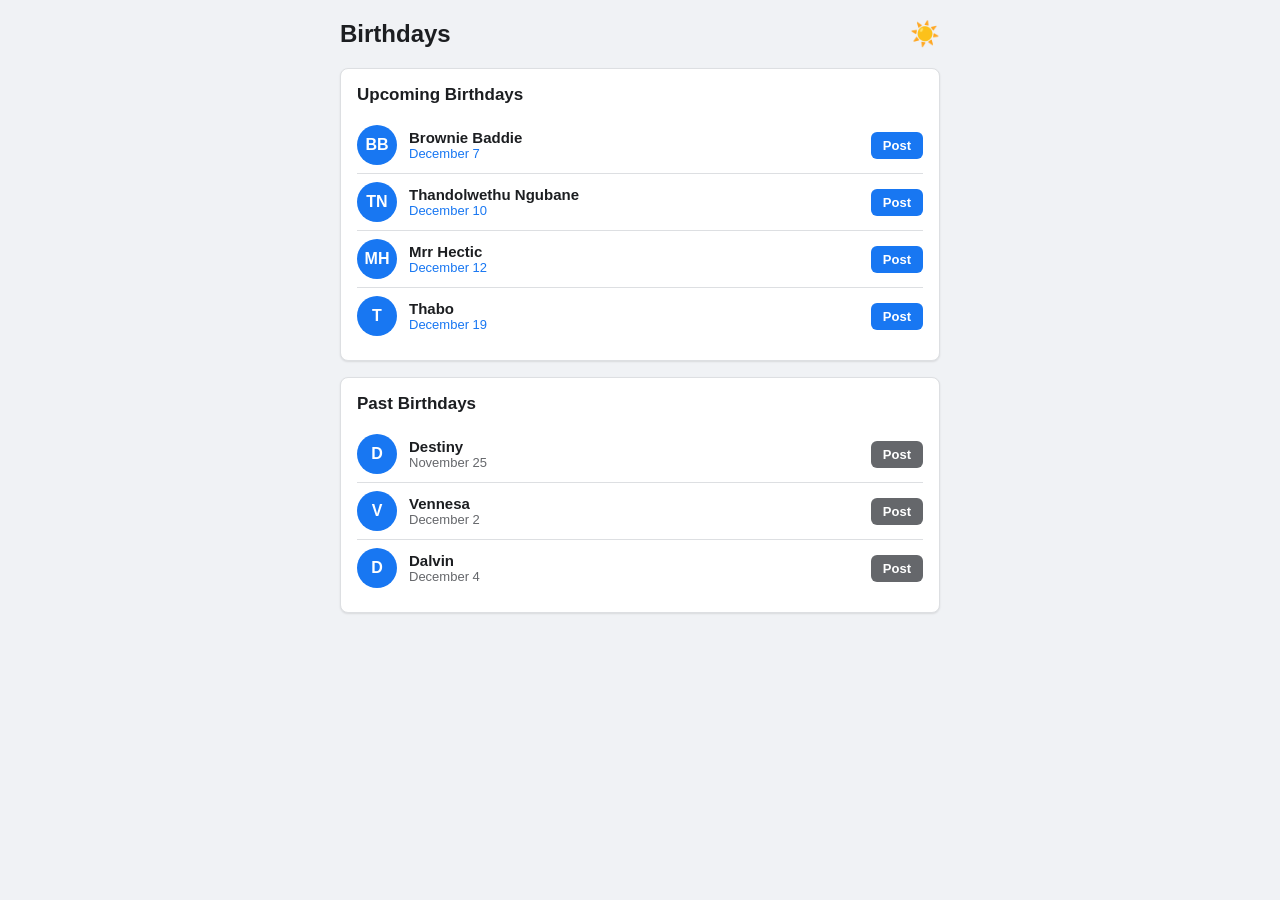
<file: birthday.html>
<!DOCTYPE html>
<html lang="en">
<head>
    <meta charset="UTF-8">
    <meta name="viewport" content="width=device-width, initial-scale=1.0">
    <title>Birthday Reminder</title>
    <link rel="stylesheet" href="birthday.css">
</head>
<body>
    <div class="container">
        <header>
            <h1>Birthdays</h1>
            <button class="theme-toggle" id="themeToggle">☀️</button>
        </header>

        <div class="birthday-card">
            <div class="section-title">Upcoming Birthdays</div>
            <div id="upcomingBirthdays">
                <!-- Upcoming birthdays will be populated by JavaScript -->
            </div>
        </div>

        <div class="birthday-card">
            <div class="section-title">Past Birthdays</div>
            <div id="pastBirthdays">
                <!-- Past birthdays will be populated by JavaScript -->
            </div>
        </div>
    </div>

    <script src="birthday.js"></script>
</body>
</html>
</file>
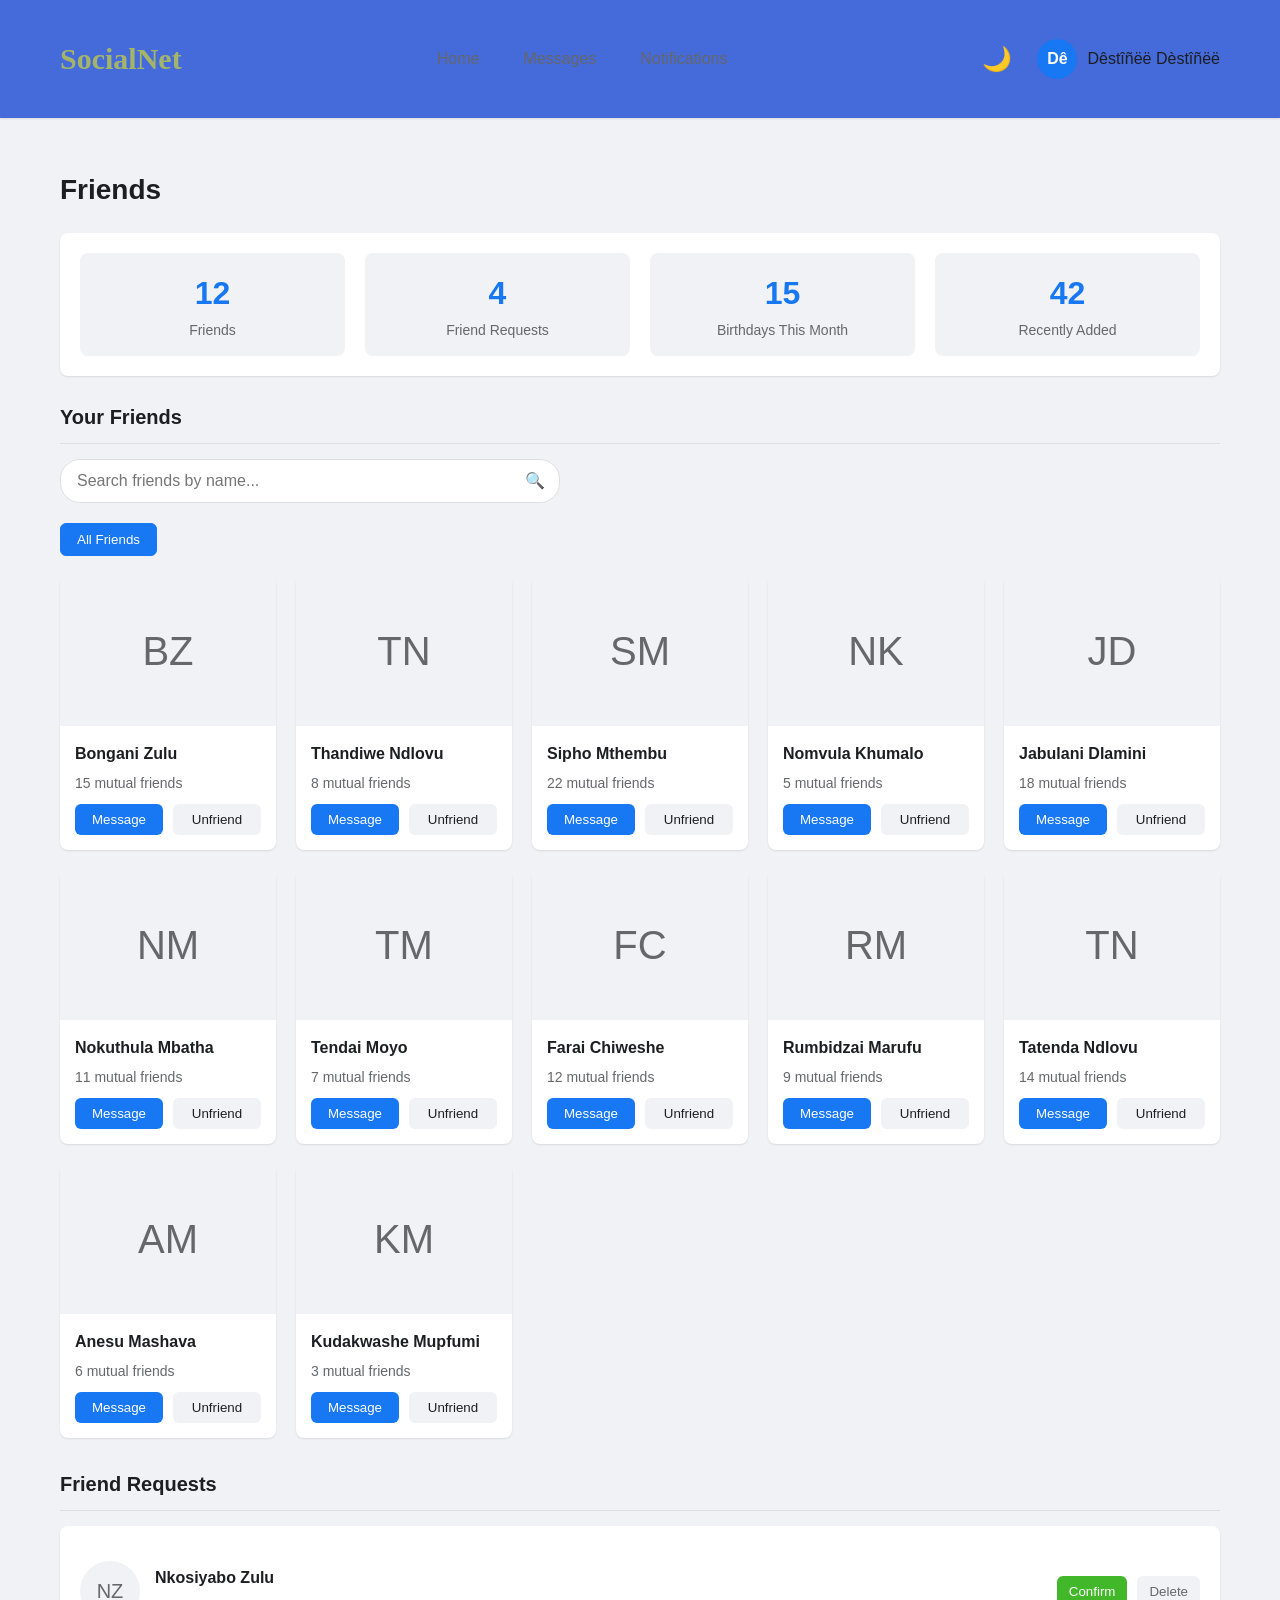
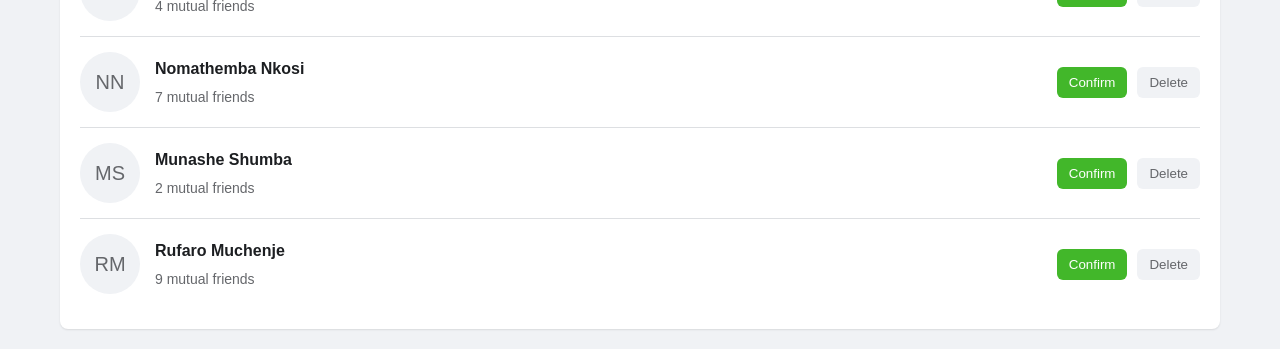
<file: friends.html>
<!DOCTYPE html>
<html lang="en">
<head>
    <meta charset="UTF-8">
    <meta name="viewport" content="width=device-width, initial-scale=1.0">
    <title>Friends | Social Network</title>
    <style>
        * {
            margin: 0;
            padding: 0;
            box-sizing: border-box;
            font-family: 'Segoe UI', Tahoma, Geneva, Verdana, sans-serif;
        }
        
        :root {
            --bg-color: #f0f2f5;
            --text-color: #1c1e21;
            --card-bg: #ffffff;
            --header-bg: #ffffff;
            --border-color: #dddfe2;
            --secondary-text: #65676b;
            --primary-color: #1877f2;
            --hover-color: #f0f2f5;
            --shadow: 0 1px 2px rgba(0, 0, 0, 0.1);
            --stat-bg: #f0f2f5;
        }
        
        .dark-mode {
            --bg-color: #18191a;
            --text-color: #e4e6eb;
            --card-bg: #242526;
            --header-bg: #242526;
            --border-color: #3e4042;
            --secondary-text: #b0b3b8;
            --primary-color: #2d88ff;
            --hover-color: #3a3b3c;
            --shadow: 0 1px 2px rgba(0, 0, 0, 0.3);
            --stat-bg: #3a3b3c;
        }
        
        body {
            background-color: var(--bg-color);
            color: var(--text-color);
            line-height: 1.6;
            transition: background-color 0.3s, color 0.3s;
        }
        
        .container {
            max-width: 1200px;
            margin: 0 auto;
            padding: 20px;
        }
        
        header {
            background-color: #456AD9;
            padding: 15px 0;
            box-shadow: var(--shadow);
            position: sticky;
            top: 0;
            z-index: 100;
            transition: background-color 0.3s;
        }
        
        .header-content {
            display: flex;
            justify-content: space-between;
            align-items: center;
        }
        
        .logo {
            font-size: 24px;
            font-weight: bold;
            color: var(--primary-color);
        }
        
        .nav-links {
            display: flex;
            gap: 20px;
        }
        
        .nav-links a {
            text-decoration: none;
            color: var(--secondary-text);
            font-weight: 500;
            padding: 8px 12px;
            border-radius: 6px;
            transition: background-color 0.2s, color 0.2s;
        }
        
        .nav-links a:hover, .nav-links a.active {
            background-color: var(--hover-color);
            color: var(--primary-color);
        }
        
        .user-profile {
            display: flex;
            align-items: center;
            gap: 10px;
        }
        
        .user-avatar {
            width: 40px;
            height: 40px;
            border-radius: 50%;
            background-color: var(--primary-color);
            color: white;
            display: flex;
            align-items: center;
            justify-content: center;
            font-weight: bold;
        }
        
        .dark-mode-toggle {
            background: none;
            border: none;
            font-size: 24px;
            cursor: pointer;
            margin-right: 15px;
            color: var(--secondary-text);
            transition: transform 0.3s;
        }
        
        .dark-mode-toggle:hover {
            transform: rotate(30deg);
        }
        
        .page-title {
            margin: 30px 0 20px;
            font-size: 28px;
            color: var(--text-color);
        }
        
        .friends-stats {
            background-color: var(--card-bg);
            border-radius: 8px;
            padding: 20px;
            margin-bottom: 20px;
            box-shadow: var(--shadow);
            transition: background-color 0.3s;
        }
        
        .stats-grid {
            display: grid;
            grid-template-columns: repeat(auto-fit, minmax(200px, 1fr));
            gap: 20px;
        }
        
        .stat-card {
            background-color: var(--stat-bg);
            padding: 15px;
            border-radius: 8px;
            text-align: center;
            transition: background-color 0.3s;
        }
        
        .stat-number {
            font-size: 32px;
            font-weight: bold;
            color: var(--primary-color);
        }
        
        .stat-label {
            color: var(--secondary-text);
            font-size: 14px;
        }
        
        .section-title {
            font-size: 20px;
            margin: 25px 0 15px;
            color: var(--text-color);
            padding-bottom: 10px;
            border-bottom: 1px solid var(--border-color);
            transition: color 0.3s, border-color 0.3s;
        }
        
        .friends-grid {
            display: grid;
            grid-template-columns: repeat(auto-fill, minmax(200px, 1fr));
            gap: 20px;
            margin-bottom: 30px;
        }
        
        .friend-card {
            background-color: var(--card-bg);
            border-radius: 8px;
            overflow: hidden;
            box-shadow: var(--shadow);
            transition: transform 0.2s, box-shadow 0.2s, background-color 0.3s;
        }
        
        .friend-card:hover {
            transform: translateY(-5px);
            box-shadow: 0 4px 8px rgba(0, 0, 0, 0.15);
        }
        
        .friend-avatar {
            width: 100%;
            height: 150px;
            background-color: var(--hover-color);
            display: flex;
            align-items: center;
            justify-content: center;
            color: var(--secondary-text);
            font-size: 40px;
            transition: background-color 0.3s;
        }
        
        .friend-info {
            padding: 15px;
        }
        
        .friend-name {
            font-weight: 600;
            margin-bottom: 5px;
        }
        
        .friend-mutual {
            color: var(--secondary-text);
            font-size: 14px;
            margin-bottom: 10px;
        }
        
        .friend-actions {
            display: flex;
            gap: 10px;
        }
        
        .btn {
            padding: 8px 12px;
            border: none;
            border-radius: 6px;
            cursor: pointer;
            font-weight: 500;
            transition: background-color 0.2s;
            flex: 1;
            text-align: center;
        }
        
        .btn-primary {
            background-color: var(--primary-color);
            color: white;
        }
        
        .btn-primary:hover {
            background-color: #166fe5;
        }
        
        .btn-secondary {
            background-color: var(--hover-color);
            color: var(--text-color);
        }
        
        .btn-secondary:hover {
            background-color: #d8dadf;
        }
        
        .dark-mode .btn-secondary:hover {
            background-color: #4e4f50;
        }
        
        .requests-list {
            background-color: var(--card-bg);
            border-radius: 8px;
            padding: 20px;
            box-shadow: var(--shadow);
            transition: background-color 0.3s;
        }
        
        .request-item {
            display: flex;
            align-items: center;
            padding: 15px 0;
            border-bottom: 1px solid var(--border-color);
            transition: border-color 0.3s;
        }
        
        .request-item:last-child {
            border-bottom: none;
        }
        
        .request-avatar {
            width: 60px;
            height: 60px;
            border-radius: 50%;
            background-color: var(--hover-color);
            display: flex;
            align-items: center;
            justify-content: center;
            color: var(--secondary-text);
            font-size: 20px;
            margin-right: 15px;
            transition: background-color 0.3s;
        }
        
        .request-info {
            flex: 1;
        }
        
        .request-name {
            font-weight: 600;
            margin-bottom: 5px;
        }
        
        .request-mutual {
            color: var(--secondary-text);
            font-size: 14px;
        }
        
        .request-actions {
            display: flex;
            gap: 10px;
        }
        
        .btn-success {
            background-color: #42b72a;
            color: white;
        }
        
        .btn-success:hover {
            background-color: #36a420;
        }
        
        .btn-danger {
            background-color: var(--hover-color);
            color: var(--secondary-text);
        }
        
        .btn-danger:hover {
            background-color: #d8dadf;
        }
        
        .dark-mode .btn-danger:hover {
            background-color: #4e4f50;
        }
        
        .controls {
            display: flex;
            gap: 10px;
            margin-bottom: 20px;
            flex-wrap: wrap;
        }
        
        .filter-btn {
            background-color: var(--card-bg);
            border: 1px solid var(--border-color);
            padding: 8px 16px;
            border-radius: 6px;
            cursor: pointer;
            transition: background-color 0.2s, color 0.2s;
            color: var(--text-color);
        }
        
        .filter-btn.active {
            background-color: var(--primary-color);
            color: white;
            border-color: var(--primary-color);
        }
        
        /* Search Bar Styles */
        .search-container {
            position: relative;
            margin-bottom: 20px;
            max-width: 500px;
        }
        
        .search-bar {
            width: 100%;
            padding: 12px 45px 12px 16px;
            border-radius: 20px;
            border: 1px solid var(--border-color);
            background-color: var(--card-bg);
            color: var(--text-color);
            font-size: 16px;
            transition: all 0.3s;
        }
        
        .search-bar:focus {
            outline: none;
            border-color: var(--primary-color);
            box-shadow: 0 0 0 2px rgba(24, 119, 242, 0.2);
        }
        
        .search-icon {
            position: absolute;
            right: 15px;
            top: 50%;
            transform: translateY(-50%);
            color: var(--secondary-text);
            pointer-events: none;
        }
        
        .search-results-info {
            margin-top: 10px;
            color: var(--secondary-text);
            font-size: 14px;
        }
        
        .no-results {
            text-align: center;
            padding: 40px;
            color: var(--secondary-text);
        }
        
        @media (max-width: 768px) {
            .friends-grid {
                grid-template-columns: repeat(auto-fill, minmax(150px, 1fr));
            }
            
            .header-content {
                flex-direction: column;
                gap: 15px;
            }
            
            .nav-links {
                width: 100%;
                justify-content: center;
            }
            
            .controls {
                flex-wrap: wrap;
            }
        }
    </style>
</head>
<body>
    <header>
        <div class="container">
            <div class="header-content">
                <div class="logo" style="font-family:'Segoe Script', cursive; font-size:30px; color:#A4B569;">SocialNet</div> 
                <div class="nav-links">
                    <a href="dashboard.php">Home</a>
                    <a href="message.php">Messages</a>
                    <a href="Notification.php">Notifications</a>
                </div>
                <div class="user-profile">
                    <button class="dark-mode-toggle" id="darkModeToggle">🌙</button>
                    <div class="user-avatar">Dê</div>
                    <span>Dêstîñëë Dèstîñëë</span>
                </div>
            </div>
        </div>
    </header>
    
    <div class="container">
        <h1 class="page-title">Friends</h1>
        
        <div class="friends-stats">
            <div class="stats-grid">
                <div class="stat-card">
                    <div class="stat-number" id="total-friends">0</div>
                    <div class="stat-label">Friends</div>
                </div>
                <div class="stat-card">
                    <div class="stat-number" id="pending-requests">0</div>
                    <div class="stat-label">Friend Requests</div>
                </div>
                <div class="stat-card">
                    <div class="stat-number">15</div>
                    <div class="stat-label">Birthdays This Month</div>
                </div>
                <div class="stat-card">
                    <div class="stat-number">42</div>
                    <div class="stat-label">Recently Added</div>
                </div>
            </div>
        </div>
        
        <h2 class="section-title">Your Friends</h2>
        
        <!-- Search Bar -->
        <div class="search-container">
            <input type="text" class="search-bar" id="friendSearch" placeholder="Search friends by name...">
            <div class="search-icon">🔍</div>
            <div class="search-results-info" id="searchResultsInfo"></div>
        </div>
        
        <div class="controls">
            <button class="filter-btn active" data-filter="all">All Friends</button>
        </div>
        
        <div class="friends-grid" id="friends-container">
            <!-- Friends will be dynamically added here -->
        </div>
        
        <h2 class="section-title">Friend Requests</h2>
        
        <div class="requests-list" id="requests-container">
            <!-- Friend requests will be dynamically added here -->
        </div>
    </div>

    <script>
        const friendsData = [
            { id: 1, name: "Bongani Zulu", mutual: 15, initials: "BZ" },
            { id: 2, name: "Thandiwe Ndlovu", mutual: 8, initials: "TN" },
            { id: 3, name: "Sipho Mthembu", mutual: 22, initials: "SM" },
            { id: 4, name: "Nomvula Khumalo", mutual: 5, initials: "NK" },
            { id: 5, name: "Jabulani Dlamini", mutual: 18, initials: "JD" },
            { id: 6, name: "Nokuthula Mbatha", mutual: 11, initials: "NM" },
            { id: 7, name: "Tendai Moyo", mutual: 7, initials: "TM" },
            { id: 8, name: "Farai Chiweshe", mutual: 12, initials: "FC" },
            { id: 9, name: "Rumbidzai Marufu", mutual: 9, initials: "RM" },
            { id: 10, name: "Tatenda Ndlovu", mutual: 14, initials: "TN" },
            { id: 11, name: "Anesu Mashava", mutual: 6, initials: "AM" },
            { id: 12, name: "Kudakwashe Mupfumi", mutual: 3, initials: "KM" }
        ];

        const requestsData = [
            { id: 101, name: "Nkosiyabo Zulu", mutual: 4, initials: "NZ", origin: "work" },
            { id: 102, name: "Nomathemba Nkosi", mutual: 7, initials: "NN", origin: "school" },
            { id: 103, name: "Munashe Shumba", mutual: 2, initials: "MS", origin: "mutual" },
            { id: 104, name: "Rufaro Muchenje", mutual: 9, initials: "RM", origin: "work" }
        ];

        // DOM elements
        const friendsContainer = document.getElementById('friends-container');
        const requestsContainer = document.getElementById('requests-container');
        const totalFriendsElement = document.getElementById('total-friends');
        const pendingRequestsElement = document.getElementById('pending-requests');
        const filterButtons = document.querySelectorAll('.filter-btn');
        const darkModeToggle = document.getElementById('darkModeToggle');
        const friendSearch = document.getElementById('friendSearch');
        const searchResultsInfo = document.getElementById('searchResultsInfo');

        // Current filter state
        let currentFilter = 'all';
        let currentSearchTerm = '';

        // Initialize the page
        document.addEventListener('DOMContentLoaded', function() {
            updateStats();
            renderFriends('all');
            renderFriendRequests();
            setupDarkMode();
            setupSearch();
            setupFilters();
        });

        // Update statistics
        function updateStats() {
            totalFriendsElement.textContent = friendsData.length;
            pendingRequestsElement.textContent = requestsData.length;
        }

        // Setup search functionality
        function setupSearch() {
            friendSearch.addEventListener('input', function() {
                currentSearchTerm = this.value.toLowerCase().trim();
                applyFiltersAndSearch();
            });
        }

        // Setup filter buttons
        function setupFilters() {
            filterButtons.forEach(button => {
                button.addEventListener('click', function() {
                    // Remove active class from all buttons
                    filterButtons.forEach(btn => btn.classList.remove('active'));
                    
                    // Add active class to clicked button
                    this.classList.add('active');
                    
                    // Update current filter
                    currentFilter = this.getAttribute('data-filter');
                    
                    // Apply filters and search
                    applyFiltersAndSearch();
                });
            });
        }

        // Apply both filter and search
        function applyFiltersAndSearch() {
            let filteredFriends = friendsData;
            
            // Apply origin filter
            if (currentFilter !== 'all') {
                filteredFriends = filteredFriends.filter(friend => friend.origin === currentFilter);
            }
            
            // Apply search filter
            if (currentSearchTerm) {
                filteredFriends = filteredFriends.filter(friend => 
                    friend.name.toLowerCase().includes(currentSearchTerm)
                );
            }
            
            // Update search results info
            updateSearchResultsInfo(filteredFriends.length);
            
            // Render the filtered friends
            renderFilteredFriends(filteredFriends);
        }

        // Update search results information
        function updateSearchResultsInfo(resultCount) {
            if (currentSearchTerm) {
                if (resultCount === 0) {
                    searchResultsInfo.textContent = `No friends found for "${currentSearchTerm}"`;
                } else {
                    searchResultsInfo.textContent = `Found ${resultCount} friend${resultCount !== 1 ? 's' : ''} for "${currentSearchTerm}"`;
                }
            } else {
                searchResultsInfo.textContent = '';
            }
        }

        // Render filtered friends
        function renderFilteredFriends(filteredFriends) {
            friendsContainer.innerHTML = '';
            
            if (filteredFriends.length === 0) {
                friendsContainer.innerHTML = `
                    <div class="no-results">
                        <p>No friends found with the selected criteria.</p>
                        <p>Try adjusting your search or filter.</p>
                    </div>
                `;
                return;
            }
            
            filteredFriends.forEach(friend => {
                const friendCard = document.createElement('div');
                friendCard.className = 'friend-card';
                friendCard.innerHTML = `
                    <div class="friend-avatar">${friend.initials}</div>
                    <div class="friend-info">
                        <div class="friend-name">${friend.name}</div>
                        <div class="friend-mutual">${friend.mutual} mutual friends</div>
                        <div class="friend-actions">
                            <button class="btn btn-primary">Message</button>
                            <button class="btn btn-secondary" onclick="removeFriend(${friend.id})">Unfriend</button>
                        </div>
                    </div>
                `;
                friendsContainer.appendChild(friendCard);
            });
        }

        // Render friends based on filter (legacy function)
        function renderFriends(filter) {
            currentFilter = filter;
            applyFiltersAndSearch();
        }

        // Render friend requests
        function renderFriendRequests() {
            requestsContainer.innerHTML = '';
            
            if (requestsData.length === 0) {
                requestsContainer.innerHTML = '<p>No pending friend requests.</p>';
                return;
            }
            
            requestsData.forEach(request => {
                const requestItem = document.createElement('div');
                requestItem.className = 'request-item';
                requestItem.innerHTML = `
                    <div class="request-avatar">${request.initials}</div>
                    <div class="request-info">
                        <div class="request-name">${request.name}</div>
                        <div class="request-mutual">${request.mutual} mutual friends</div>
                    </div>
                    <div class="request-actions">
                        <button class="btn btn-success" onclick="acceptRequest(${request.id})">Confirm</button>
                        <button class="btn btn-danger" onclick="declineRequest(${request.id})">Delete</button>
                    </div>
                `;
                requestsContainer.appendChild(requestItem);
            });
        }

        // Setup dark mode
        function setupDarkMode() {
            // Check for saved theme preference or default to light
            const savedTheme = localStorage.getItem('theme') || 'light';
            if (savedTheme === 'dark') {
                document.body.classList.add('dark-mode');
                darkModeToggle.textContent = '☀️';
            } else {
                document.body.classList.remove('dark-mode');
                darkModeToggle.textContent = '🌙';
            }
            
            // Toggle dark mode
            darkModeToggle.addEventListener('click', function() {
                document.body.classList.toggle('dark-mode');
                if (document.body.classList.contains('dark-mode')) {
                    localStorage.setItem('theme', 'dark');
                    darkModeToggle.textContent = '☀️';
                } else {
                    localStorage.setItem('theme', 'light');
                    darkModeToggle.textContent = '🌙';
                }
            });
        }

        // Friend management functions
        function removeFriend(friendId) {
            if (confirm('Are you sure you want to remove this friend?')) {
                const index = friendsData.findIndex(friend => friend.id === friendId);
                if (index !== -1) {
                    friendsData.splice(index, 1);
                    updateStats();
                    applyFiltersAndSearch();
                }
            }
        }

        function acceptRequest(requestId) {
            const index = requestsData.findIndex(request => request.id === requestId);
            if (index !== -1) {
                const newFriend = requestsData[index];
                friendsData.push(newFriend);
                requestsData.splice(index, 1);
                updateStats();
                renderFriendRequests();
                applyFiltersAndSearch();
                alert(`You are now friends with ${newFriend.name}!`);
            }
        }

        function declineRequest(requestId) {
            const index = requestsData.findIndex(request => request.id === requestId);
            if (index !== -1) {
                const declinedRequest = requestsData[index];
                requestsData.splice(index, 1);
                updateStats();
                renderFriendRequests();
                alert(`Friend request from ${declinedRequest.name} has been declined.`);
            }
        }
    </script>
</body>
</html>
</file>
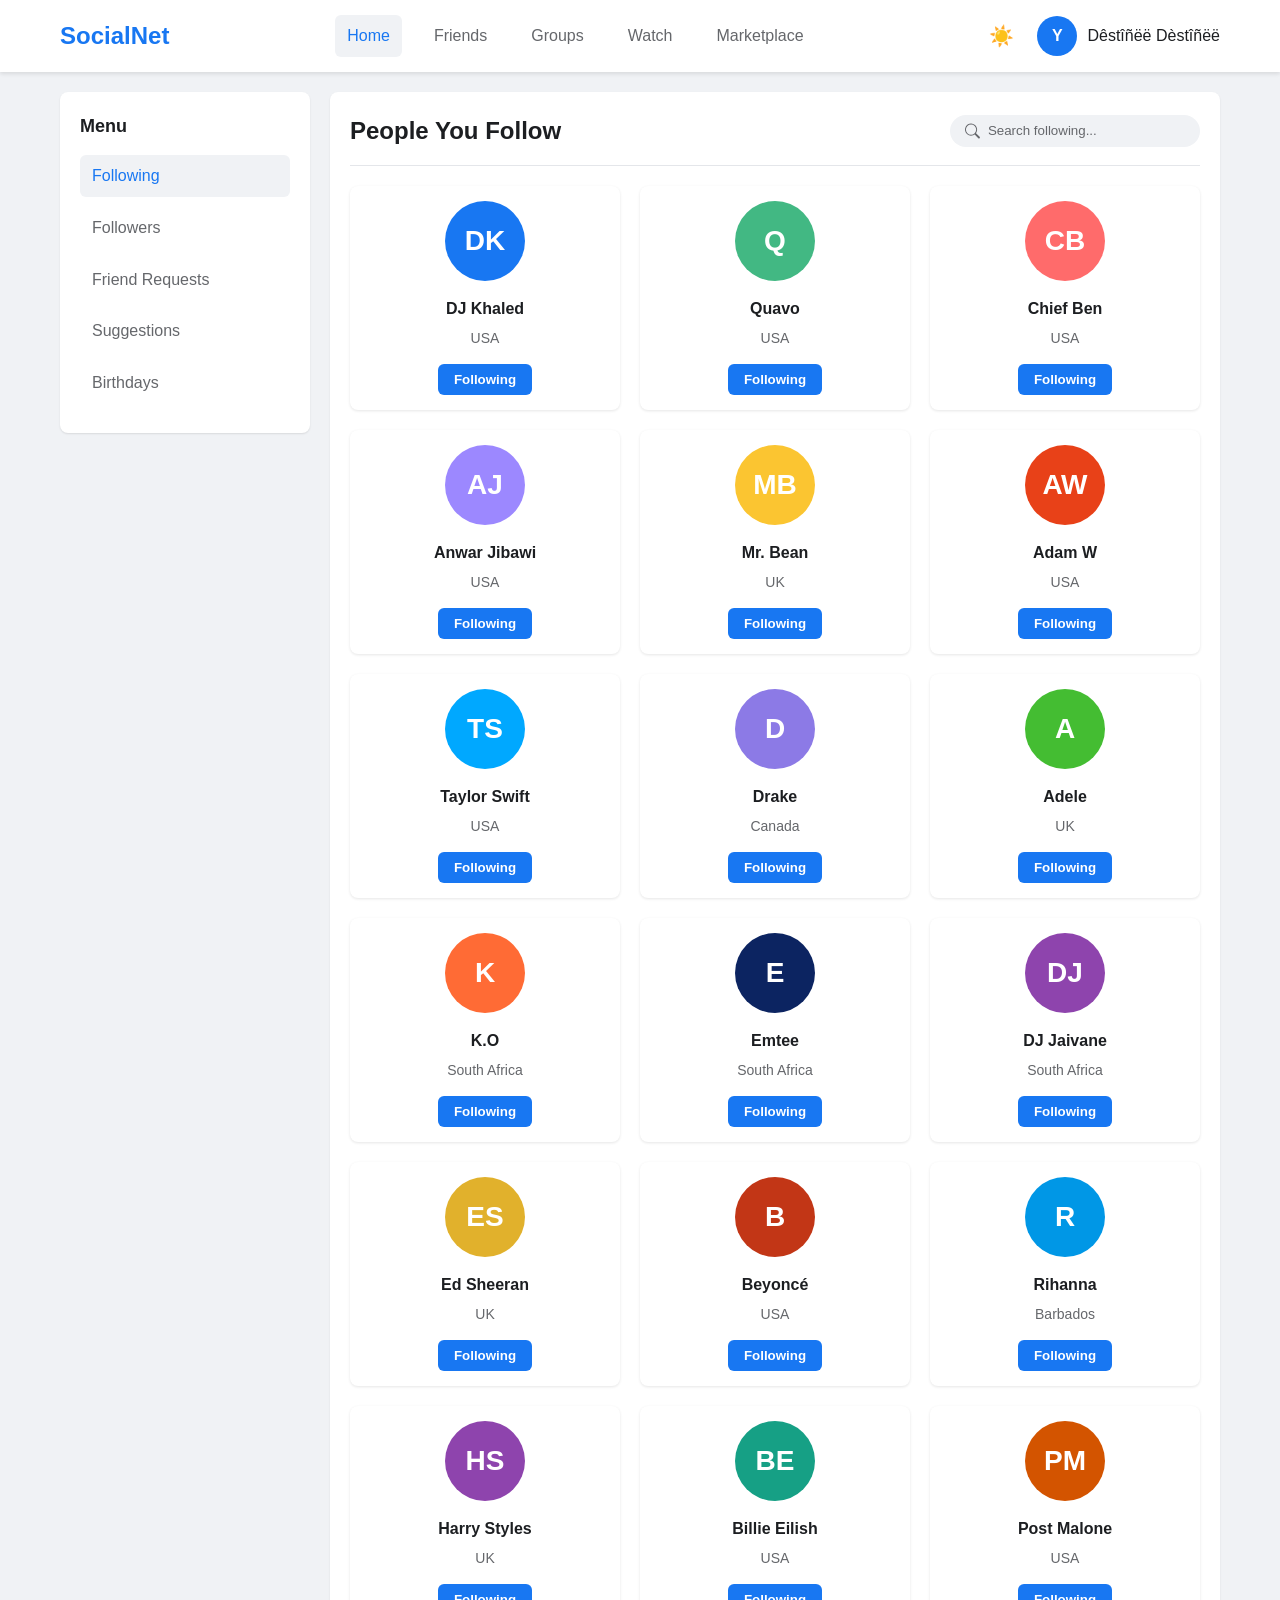
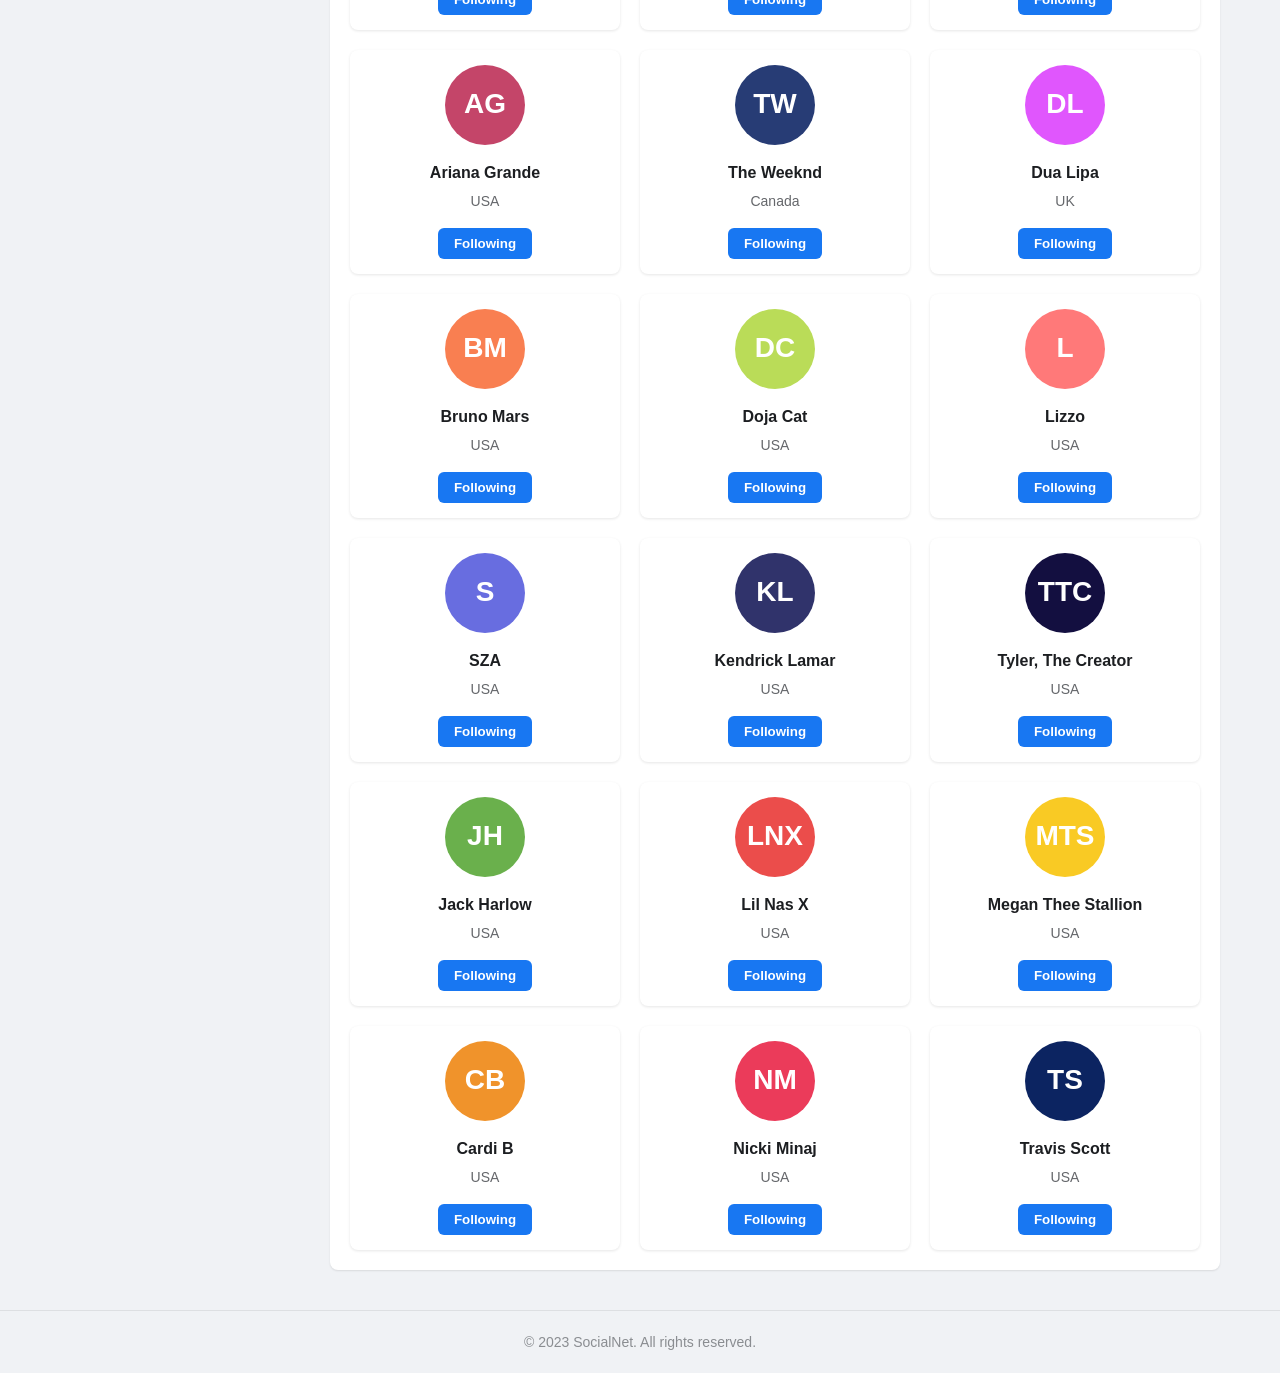
<file: pages.html>
<!DOCTYPE html>
<html lang="en">
<head>
    <meta charset="UTF-8">
    <meta name="viewport" content="width=device-width, initial-scale=1.0">
    <title>Following - SocialNet</title>
    <link rel="stylesheet" href="pages.css">
</head>
<body>
    <header>
        <div class="container">
            <div class="header-content">
                <a href="#" class="logo">SocialNet</a>
                <div class="nav-links">
                    <a href="#" class="active">Home</a>
                    <a href="#">Friends</a>
                    <a href="#">Groups</a>
                    <a href="#">Watch</a>
                    <a href="#">Marketplace</a>
                </div>
                <div class="header-right">
                    <button class="theme-toggle" id="themeToggle">☀️</button>
                    <div class="user-profile">
                        <div class="user-avatar">Y</div>
                        <span>Dêstîñëë Dèstîñëë</span>
                    </div>
                </div>
            </div>
        </div>
    </header>
    
    <div class="container">
        <div class="main-content">
            <div class="sidebar">
                <h3>Menu</h3>
                <ul class="sidebar-menu">
                    <li><a href="#" class="active">Following</a></li>
                    <li><a href="#">Followers</a></li>
                    <li><a href="#">Friend Requests</a></li>
                    <li><a href="#">Suggestions</a></li>
                    <li><a href="#">Birthdays</a></li>
                </ul>
            </div>
            
            <div class="content">
                <div class="content-header">
                    <h1>People You Follow</h1>
                    <div class="search-box">
                        <svg width="16" height="16" viewBox="0 0 16 16" fill="var(--secondary-text)">
                            <path d="M11.742 10.344a6.5 6.5 0 1 0-1.397 1.398h-.001c.03.04.062.078.098.115l3.85 3.85a1 1 0 0 0 1.415-1.414l-3.85-3.85a1.007 1.007 0 0 0-.115-.1zM12 6.5a5.5 5.5 0 1 1-11 0 5.5 5.5 0 0 1 11 0z"/>
                        </svg>
                        <input type="text" id="searchInput" placeholder="Search following...">
                    </div>
                </div>
                
                <div class="following-list" id="followingList">
                    <!-- Following cards will be generated here -->
                </div>
            </div>
        </div>
    </div>
    
    <!-- Profile Modal -->
    <div class="profile-modal" id="profileModal">
        <div class="profile-content">
            <button class="close-btn" id="closeModal">&times;</button>
            <div class="profile-header">
                <div class="profile-avatar" id="profileAvatar"></div>
                <div class="profile-info">
                    <div class="profile-name" id="profileName"></div>
                    <div class="profile-location" id="profileLocation"></div>
                    <div class="profile-stats">
                        <div class="stat">
                            <div class="stat-value" id="postsCount">0</div>
                            <div class="stat-label">Posts</div>
                        </div>
                        <div class="stat">
                            <div class="stat-value" id="followersCount">0</div>
                            <div class="stat-label">Followers</div>
                        </div>
                        <div class="stat">
                            <div class="stat-value" id="followingCount">0</div>
                            <div class="stat-label">Following</div>
                        </div>
                    </div>
                    <button class="btn btn-following" id="followButton">Following</button>
                </div>
            </div>
            <div class="profile-posts">
                <h2>Latest Posts</h2>
                <div class="posts-grid" id="postsGrid">
                    <!-- Posts will be generated here -->
                </div>
            </div>
        </div>
    </div>
    
    <footer>
        <div class="container">
            <p>© 2023 SocialNet. All rights reserved.</p>
        </div>
    </footer>

    <script src="pages.js"></script>
</body>
</html>
</file>
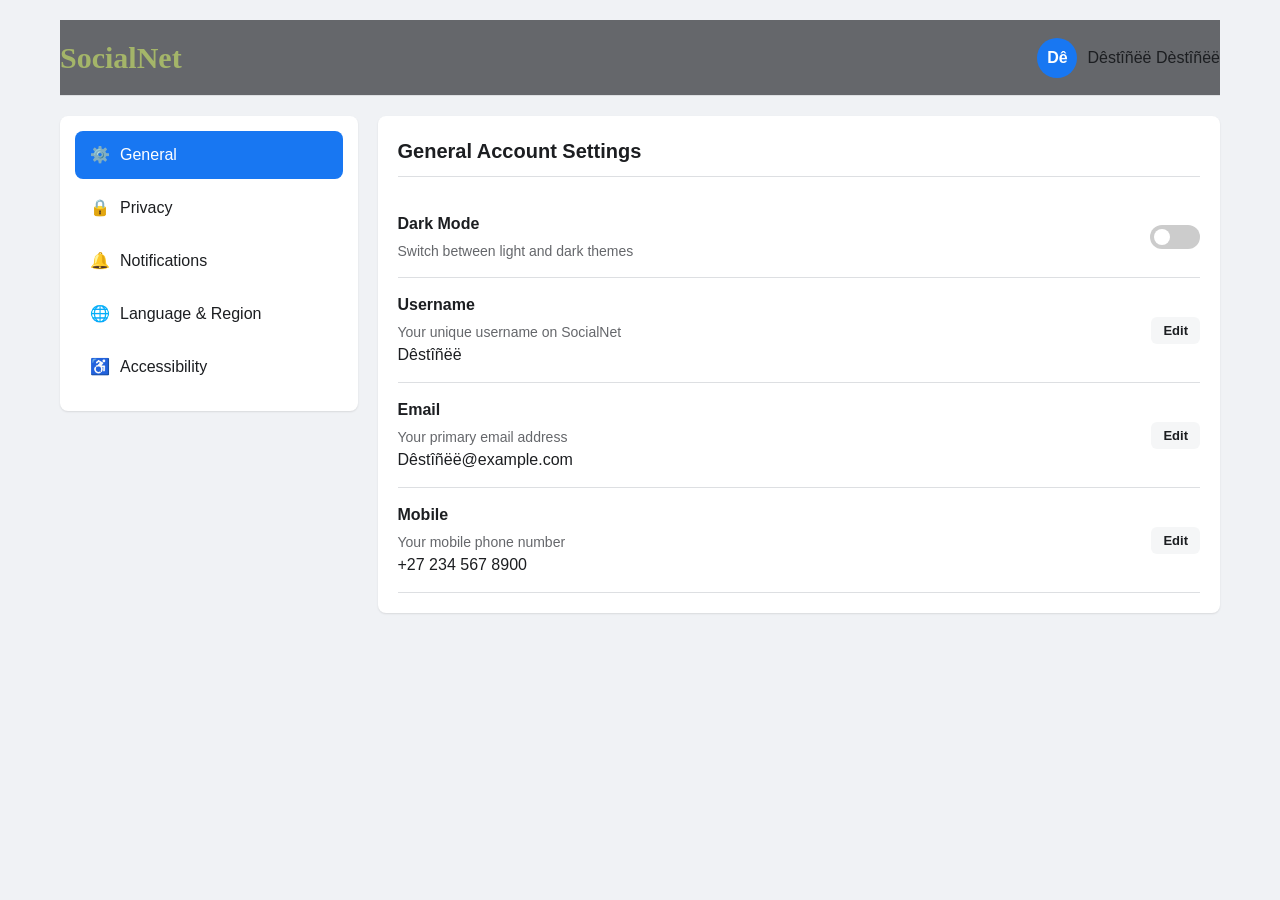
<file: settings.html>
<!DOCTYPE html>
<html lang="en">
<head>
    <meta charset="UTF-8">
    <meta name="viewport" content="width=device-width, initial-scale=1.0">
    <title>SocialNet Settings</title>
<link rel="stylesheet" href="settings.css">

</head>
<body>
    <div class="container">
        <header>
            <div class="logo" style="font-family:'Segoe Script', cursive; font-size:30px; color:#A4B569;">SocialNet</div>
            <div class="user-info">
                <div class="user-avatar"> Dê</div>
                <span> Dêstîñëë Dèstîñëë</span>
            </div>
        </header>

        <div class="settings-container">
            <div class="sidebar">
                <div class="sidebar-item active" data-section="general">
                    <span>⚙️</span> General
                </div>
                <div class="sidebar-item" data-section="privacy">
                    <span>🔒</span> Privacy
                </div>
                <div class="sidebar-item" data-section="notifications">
                    <span>🔔</span> Notifications
                </div>
                <div class="sidebar-item" data-section="language">
                    <span>🌐</span> Language & Region
                </div>
                <div class="sidebar-item" data-section="accessibility">
                    <span>♿</span> Accessibility
                </div>
            </div>

            <div class="main-content">
                <!-- General Settings -->
                <div class="settings-section active" id="general">
                    <h2 class="section-title">General Account Settings</h2>
                    
                    <div class="setting-item">
                        <div class="setting-info">
                            <div class="setting-title">Dark Mode</div>
                            <div class="setting-description">Switch between light and dark themes</div>
                        </div>
                        <label class="toggle-switch">
                            <input type="checkbox" id="darkModeToggle">
                            <span class="slider"></span>
                        </label>
                    </div>
                    
                    <div class="setting-item">
                        <div class="setting-info">
                            <div class="setting-title">Username</div>
                            <div class="setting-description">Your unique username on SocialNet</div>
                            <div class="editable-field">
                                <span class="field-value" id="username-value"> Dêstîñëë</span>
                                <input type="text" class="field-input" id="username-input" value="john.doe.123" style="display: none;">
                            </div>
                        </div>
                        <div class="action-buttons">
                            <button class="btn btn-secondary btn-sm" id="username-edit-btn">Edit</button>
                            <button class="btn btn-success btn-sm" id="username-save-btn" style="display: none;">Save</button>
                            <button class="btn btn-danger btn-sm" id="username-cancel-btn" style="display: none;">Cancel</button>
                        </div>
                    </div>
                    
                    <div class="setting-item">
                        <div class="setting-info">
                            <div class="setting-title">Email</div>
                            <div class="setting-description">Your primary email address</div>
                            <div class="editable-field">
                                <span class="field-value" id="email-value"> Dêstîñëë@example.com</span>
                                <input type="email" class="field-input" id="email-input" value=" Dêstîñëë@example.com" style="display: none;">
                            </div>
                        </div>
                        <div class="action-buttons">
                            <button class="btn btn-secondary btn-sm" id="email-edit-btn">Edit</button>
                            <button class="btn btn-success btn-sm" id="email-save-btn" style="display: none;">Save</button>
                            <button class="btn btn-danger btn-sm" id="email-cancel-btn" style="display: none;">Cancel</button>
                        </div>
                    </div>
                    
                    <div class="setting-item">
                        <div class="setting-info">
                            <div class="setting-title">Mobile</div>
                            <div class="setting-description">Your mobile phone number</div>
                            <div class="editable-field">
                                <span class="field-value" id="mobile-value">+27 234 567 8900</span>
                                <input type="tel" class="field-input" id="mobile-input" value="+1 234 567 8900" style="display: none;">
                            </div>
                        </div>
                        <div class="action-buttons">
                            <button class="btn btn-secondary btn-sm" id="mobile-edit-btn">Edit</button>
                            <button class="btn btn-success btn-sm" id="mobile-save-btn" style="display: none;">Save</button>
                            <button class="btn btn-danger btn-sm" id="mobile-cancel-btn" style="display: none;">Cancel</button>
                        </div>
                    </div>
                </div>

                <!-- Privacy Settings -->
                <div class="settings-section" id="privacy">
                    <h2 class="section-title">Privacy Settings</h2>
                    
                    <div class="setting-item">
                        <div class="setting-info">
                            <div class="setting-title">Who can see your future posts?</div>
                            <div class="setting-description">Control who can see what you share</div>
                        </div>
                        <select id="post-visibility">
                            <option>Friends</option>
                            <option>Public</option>
                            <option>Only Me</option>
                        </select>
                    </div>
                    
                    <div class="setting-item">
                        <div class="setting-info">
                            <div class="setting-title">Who can send you friend requests?</div>
                            <div class="setting-description">Control who can add you as a friend</div>
                        </div>
                        <select id="friend-requests">
                            <option>Everyone</option>
                            <option>Friends of Friends</option>
                        </select>
                    </div>
                    
                    <div class="setting-item">
                        <div class="setting-info">
                            <div class="setting-title">Who can look you up using the email address you provided?</div>
                            <div class="setting-description">Control who can find you using your email</div>
                        </div>
                        <select id="email-search">
                            <option>Everyone</option>
                            <option>Friends</option>
                            <option>Friends of Friends</option>
                        </select>
                    </div>
                </div>

                <!-- Notification Settings -->
                <div class="settings-section" id="notifications">
                    <h2 class="section-title">Notification Settings</h2>
                    
                    <div class="setting-item">
                        <div class="setting-info">
                            <div class="setting-title">Push Notifications</div>
                            <div class="setting-description">Receive notifications in your browser</div>
                        </div>
                        <label class="toggle-switch">
                            <input type="checkbox" id="push-notifications" checked>
                            <span class="slider"></span>
                        </label>
                    </div>
                    
                    <div class="setting-item">
                        <div class="setting-info">
                            <div class="setting-title">Email Notifications</div>
                            <div class="setting-description">Receive notifications via email</div>
                        </div>
                        <label class="toggle-switch">
                            <input type="checkbox" id="email-notifications" checked>
                            <span class="slider"></span>
                        </label>
                    </div>
                    
                    <div class="setting-item">
                        <div class="setting-info">
                            <div class="setting-title">SMS Notifications</div>
                            <div class="setting-description">Receive notifications via SMS</div>
                        </div>
                        <label class="toggle-switch">
                            <input type="checkbox" id="sms-notifications">
                            <span class="slider"></span>
                        </label>
                    </div>
                </div>

                <!-- Language & Region Settings -->
                <div class="settings-section" id="language">
                    <h2 class="section-title">Language & Region</h2>
                    
                    <div class="setting-item">
                        <div class="setting-info">
                            <div class="setting-title">SocialNet Language</div>
                            <div class="setting-description">Change the language SocialNet is displayed in</div>
                        </div>
                        <select id="language-select">
                            <option>English (US)</option>
                            <option>Español</option>
                            <option>Français</option>
                            <option>Deutsch</option>
                        </select>
                    </div>
                    
                    <div class="setting-item">
                        <div class="setting-info">
                            <div class="setting-title">Region</div>
                            <div class="setting-description">Set your region for localized content</div>
                        </div>
                        <select id="region-select">
                            <option>United States</option>
                            <option>United Kingdom</option>
                            <option>Canada</option>
                            <option>Australia</option>
                        </select>
                    </div>
                    
                    <div class="setting-item">
                        <div class="setting-info">
                            <div class="setting-title">Date Format</div>
                            <div class="setting-description">Choose how dates are displayed</div>
                        </div>
                        <select id="date-format">
                            <option>Month/Day/Year</option>
                            <option>Day/Month/Year</option>
                            <option>Year/Month/Day</option>
                        </select>
                    </div>
                </div>

                <!-- Accessibility Settings -->
                <div class="settings-section" id="accessibility">
                    <h2 class="section-title">Accessibility</h2>
                    
                    <div class="setting-item">
                        <div class="setting-info">
                            <div class="setting-title">Keyboard Navigation</div>
                            <div class="setting-description">Enable keyboard shortcuts</div>
                        </div>
                        <label class="toggle-switch">
                            <input type="checkbox" id="keyboard-nav">
                            <span class="slider"></span>
                        </label>
                    </div>
                    
                    <div class="setting-item">
                        <div class="setting-info">
                            <div class="setting-title">High Contrast Mode</div>
                            <div class="setting-description">Increase color contrast for better visibility</div>
                        </div>
                        <label class="toggle-switch">
                            <input type="checkbox" id="high-contrast">
                            <span class="slider"></span>
                        </label>
                    </div>
                    
                    <div class="setting-item">
                        <div class="setting-info">
                            <div class="setting-title">Text Size</div>
                            <div class="setting-description">Adjust the size of text on SocialNet</div>
                        </div>
                        <select id="text-size">
                            <option>Small</option>
                            <option selected>Medium</option>
                            <option>Large</option>
                            <option>Extra Large</option>
                        </select>
                    </div>
                </div>
            </div>
        </div>
    </div>

    <div class="toast" id="toast">Settings saved successfully!</div>

    <script src="settings.js"></script>
</body>
</html>
</file>
<file: birthday.css>
:root {
    --bg-color: #f0f2f5;
    --card-bg: #ffffff;
    --text-color: #1c1e21;
    --border-color: #dddfe2;
    --primary-color: #1877f2;
    --secondary-text: #65676b;
    --shadow: 0 1px 2px rgba(0, 0, 0, 0.1);
}

.dark-mode {
    --bg-color: #18191a;
    --card-bg: #242526;
    --text-color: #e4e6eb;
    --border-color: #3e4042;
    --primary-color: #2d88ff;
    --secondary-text: #b0b3b8;
    --shadow: 0 1px 2px rgba(0, 0, 0, 0.3);
}

* {
    margin: 0;
    padding: 0;
    box-sizing: border-box;
    font-family: 'Segoe UI', Helvetica, Arial, sans-serif;
}

body {
    background-color: var(--bg-color);
    color: var(--text-color);
    transition: background-color 0.3s, color 0.3s;
    min-height: 100vh;
    padding: 20px;
}

.container {
    max-width: 600px;
    margin: 0 auto;
}

header {
    display: flex;
    justify-content: space-between;
    align-items: center;
    margin-bottom: 20px;
}

h1 {
    font-size: 24px;
    font-weight: 600;
}

.theme-toggle {
    background: none;
    border: none;
    cursor: pointer;
    font-size: 24px;
    color: var(--text-color);
    transition: transform 0.3s;
}

.theme-toggle:hover {
    transform: scale(1.1);
}

.birthday-card {
    background-color: var(--card-bg);
    border-radius: 8px;
    box-shadow: var(--shadow);
    padding: 16px;
    margin-bottom: 16px;
    border: 1px solid var(--border-color);
}

.section-title {
    font-size: 17px;
    font-weight: 600;
    margin-bottom: 12px;
    color: var(--text-color);
}

.birthday-item {
    display: flex;
    align-items: center;
    padding: 8px 0;
    border-bottom: 1px solid var(--border-color);
}

.birthday-item:last-child {
    border-bottom: none;
}

.avatar {
    width: 40px;
    height: 40px;
    border-radius: 50%;
    background-color: var(--primary-color);
    display: flex;
    align-items: center;
    justify-content: center;
    margin-right: 12px;
    color: white;
    font-weight: bold;
}

.birthday-info {
    flex: 1;
}

.name {
    font-weight: 600;
    font-size: 15px;
}

.birthday-date {
    font-size: 13px;
    color: var(--secondary-text);
}

.upcoming .birthday-date {
    color: var(--primary-color);
}

.past .birthday-date {
    color: var(--secondary-text);
}

.action-button {
    background-color: var(--primary-color);
    color: white;
    border: none;
    border-radius: 6px;
    padding: 6px 12px;
    font-size: 13px;
    font-weight: 600;
    cursor: pointer;
    transition: background-color 0.2s;
}

.action-button:hover {
    background-color: #166fe5;
}

.past .action-button {
    background-color: var(--secondary-text);
}

.past .action-button:hover {
    background-color: #8a8d91;
}

.empty-state {
    text-align: center;
    padding: 20px;
    color: var(--secondary-text);
    font-style: italic;
}
</file>
<file: pages.css>
* {
    margin: 0;
    padding: 0;
    box-sizing: border-box;
    font-family: 'Segoe UI', Tahoma, Geneva, Verdana, sans-serif;
}

:root {
    --bg-color: #f0f2f5;
    --text-color: #1c1e21;
    --card-bg: #ffffff;
    --header-bg: #ffffff;
    --shadow-color: rgba(0, 0, 0, 0.1);
    --border-color: #e4e6ea;
    --secondary-text: #65676b;
    --accent-color: #1877f2;
    --hover-color: #f0f2f5;
    --button-bg: #e4e6ea;
    --button-hover: #d8dadf;
    --footer-text: #8a8d91;
    --footer-border: #dddfe2;
}

.dark-mode {
    --bg-color: #18191a;
    --text-color: #e4e6eb;
    --card-bg: #242526;
    --header-bg: #242526;
    --shadow-color: rgba(0, 0, 0, 0.3);
    --border-color: #3e4042;
    --secondary-text: #b0b3b8;
    --accent-color: #2d88ff;
    --hover-color: #3a3b3c;
    --button-bg: #3a3b3c;
    --button-hover: #4e4f50;
    --footer-text: #b0b3b8;
    --footer-border: #3e4042;
}

body {
    background-color: var(--bg-color);
    color: var(--text-color);
    line-height: 1.6;
    transition: background-color 0.3s, color 0.3s;
}

.container {
    max-width: 1200px;
    margin: 0 auto;
    padding: 0 20px;
}

header {
    background-color: var(--header-bg);
    box-shadow: 0 2px 4px var(--shadow-color);
    position: sticky;
    top: 0;
    z-index: 100;
    transition: background-color 0.3s, box-shadow 0.3s;
}

.header-content {
    display: flex;
    justify-content: space-between;
    align-items: center;
    padding: 15px 0;
}

.logo {
    font-size: 24px;
    font-weight: bold;
    color: var(--accent-color);
    text-decoration: none;
}

.nav-links {
    display: flex;
    gap: 20px;
}

.nav-links a {
    text-decoration: none;
    color: var(--secondary-text);
    font-weight: 500;
    padding: 8px 12px;
    border-radius: 6px;
    transition: background-color 0.2s, color 0.2s;
}

.nav-links a:hover, .nav-links a.active {
    background-color: var(--hover-color);
    color: var(--accent-color);
}

.header-right {
    display: flex;
    align-items: center;
    gap: 15px;
}

.theme-toggle {
    background: none;
    border: none;
    cursor: pointer;
    font-size: 20px;
    padding: 8px;
    border-radius: 50%;
    display: flex;
    align-items: center;
    justify-content: center;
    transition: background-color 0.2s;
    color: var(--secondary-text);
}

.theme-toggle:hover {
    background-color: var(--hover-color);
}

.user-profile {
    display: flex;
    align-items: center;
    gap: 10px;
}

.user-avatar {
    width: 40px;
    height: 40px;
    border-radius: 50%;
    background-color: var(--accent-color);
    color: white;
    display: flex;
    align-items: center;
    justify-content: center;
    font-weight: bold;
}

.main-content {
    display: flex;
    gap: 20px;
    margin-top: 20px;
}

.sidebar {
    flex: 0 0 250px;
    background-color: var(--card-bg);
    border-radius: 8px;
    padding: 20px;
    box-shadow: 0 1px 2px var(--shadow-color);
    height: fit-content;
    transition: background-color 0.3s, box-shadow 0.3s;
}

.sidebar h3 {
    margin-bottom: 15px;
    color: var(--text-color);
    font-size: 18px;
}

.sidebar-menu {
    list-style: none;
}

.sidebar-menu li {
    margin-bottom: 10px;
}

.sidebar-menu a {
    text-decoration: none;
    color: var(--secondary-text);
    display: flex;
    align-items: center;
    gap: 10px;
    padding: 8px 12px;
    border-radius: 6px;
    transition: background-color 0.2s, color 0.2s;
}

.sidebar-menu a:hover, .sidebar-menu a.active {
    background-color: var(--hover-color);
    color: var(--accent-color);
}

.content {
    flex: 1;
    background-color: var(--card-bg);
    border-radius: 8px;
    padding: 20px;
    box-shadow: 0 1px 2px var(--shadow-color);
    transition: background-color 0.3s, box-shadow 0.3s;
}

.content-header {
    display: flex;
    justify-content: space-between;
    align-items: center;
    margin-bottom: 20px;
    padding-bottom: 15px;
    border-bottom: 1px solid var(--border-color);
}

.content-header h1 {
    font-size: 24px;
    color: var(--text-color);
}

.search-box {
    display: flex;
    align-items: center;
    background-color: var(--hover-color);
    border-radius: 20px;
    padding: 8px 15px;
    width: 250px;
    transition: background-color 0.3s;
}

.search-box input {
    border: none;
    background: transparent;
    outline: none;
    width: 100%;
    padding-left: 8px;
    color: var(--text-color);
}

.search-box input::placeholder {
    color: var(--secondary-text);
}

.following-list {
    display: grid;
    grid-template-columns: repeat(auto-fill, minmax(200px, 1fr));
    gap: 20px;
}

.following-card {
    background-color: var(--card-bg);
    border-radius: 8px;
    padding: 15px;
    text-align: center;
    box-shadow: 0 1px 3px var(--shadow-color);
    transition: transform 0.2s, box-shadow 0.2s, background-color 0.3s;
    cursor: pointer;
}

.following-card:hover {
    transform: translateY(-5px);
    box-shadow: 0 4px 8px var(--shadow-color);
}

.avatar {
    width: 80px;
    height: 80px;
    border-radius: 50%;
    margin: 0 auto 15px;
    display: flex;
    align-items: center;
    justify-content: center;
    font-size: 28px;
    font-weight: bold;
    color: white;
}

.name {
    font-weight: 600;
    margin-bottom: 5px;
    color: var(--text-color);
}

.location {
    font-size: 14px;
    color: var(--secondary-text);
    margin-bottom: 15px;
}

.btn {
    background-color: var(--button-bg);
    border: none;
    border-radius: 6px;
    padding: 8px 16px;
    font-weight: 600;
    cursor: pointer;
    transition: background-color 0.2s;
    color: var(--text-color);
}

.btn:hover {
    background-color: var(--button-hover);
}

.btn-following {
    background-color: var(--accent-color);
    color: white;
}

.btn-following:hover {
    background-color: #166fe5;
}

/* Profile Modal Styles */
.profile-modal {
    display: none;
    position: fixed;
    top: 0;
    left: 0;
    width: 100%;
    height: 100%;
    background-color: rgba(0, 0, 0, 0.7);
    z-index: 1000;
    overflow-y: auto;
}

.profile-content {
    background-color: var(--card-bg);
    margin: 50px auto;
    width: 90%;
    max-width: 800px;
    border-radius: 10px;
    overflow: hidden;
    box-shadow: 0 5px 15px rgba(0, 0, 0, 0.3);
    transition: background-color 0.3s;
}

.profile-header {
    display: flex;
    padding: 30px;
    background-color: var(--hover-color);
    border-bottom: 1px solid var(--border-color);
    transition: background-color 0.3s, border-color 0.3s;
}

.profile-avatar {
    width: 120px;
    height: 120px;
    border-radius: 50%;
    display: flex;
    align-items: center;
    justify-content: center;
    font-size: 40px;
    font-weight: bold;
    color: white;
    margin-right: 30px;
}

.profile-info {
    flex: 1;
}

.profile-name {
    font-size: 28px;
    font-weight: bold;
    margin-bottom: 5px;
    color: var(--text-color);
}

.profile-location {
    font-size: 16px;
    color: var(--secondary-text);
    margin-bottom: 15px;
}

.profile-stats {
    display: flex;
    gap: 20px;
    margin-bottom: 20px;
}

.stat {
    text-align: center;
}

.stat-value {
    font-size: 18px;
    font-weight: bold;
    color: var(--accent-color);
}

.stat-label {
    font-size: 14px;
    color: var(--secondary-text);
}

.profile-posts {
    padding: 20px;
}

.profile-posts h2 {
    margin-bottom: 20px;
    font-size: 22px;
    color: var(--text-color);
}

.posts-grid {
    display: grid;
    grid-template-columns: repeat(auto-fill, minmax(200px, 1fr));
    gap: 15px;
}

.post-item {
    border-radius: 8px;
    overflow: hidden;
    box-shadow: 0 2px 4px var(--shadow-color);
    cursor: pointer;
    transition: transform 0.2s, box-shadow 0.3s;
    background-color: var(--card-bg);
}

.post-item:hover {
    transform: scale(1.03);
    box-shadow: 0 4px 8px var(--shadow-color);
}

.post-image {
    width: 100%;
    height: 200px;
    object-fit: cover;
}

.post-video {
    width: 100%;
    height: 200px;
    object-fit: cover;
}

.post-caption {
    padding: 10px;
    font-size: 14px;
    color: var(--text-color);
}

.album-post {
    position: relative;
}

.album-overlay {
    position: absolute;
    top: 0;
    left: 0;
    right: 0;
    bottom: 0;
    background: linear-gradient(to bottom, rgba(0,0,0,0.3), rgba(0,0,0,0.7));
    display: flex;
    flex-direction: column;
    justify-content: flex-end;
    padding: 15px;
    color: white;
}

.album-title {
    font-weight: bold;
    font-size: 16px;
    margin-bottom: 5px;
}

.album-info {
    font-size: 12px;
    opacity: 0.9;
}

.youtube-link {
    display: inline-block;
    margin-top: 8px;
    color: #ff0000;
    font-weight: bold;
    text-decoration: none;
    font-size: 12px;
}

.youtube-link:hover {
    text-decoration: underline;
}

.close-btn {
    position: absolute;
    top: 15px;
    right: 15px;
    background: rgba(0, 0, 0, 0.5);
    color: white;
    border: none;
    border-radius: 50%;
    width: 40px;
    height: 40px;
    font-size: 20px;
    cursor: pointer;
    display: flex;
    align-items: center;
    justify-content: center;
}

.no-results {
    text-align: center;
    padding: 40px;
    color: var(--secondary-text);
    font-size: 18px;
    grid-column: 1 / -1;
}

footer {
    margin-top: 40px;
    padding: 20px 0;
    text-align: center;
    color: var(--footer-text);
    font-size: 14px;
    border-top: 1px solid var(--footer-border);
    transition: color 0.3s, border-color 0.3s;
}

@media (max-width: 768px) {
    .main-content {
        flex-direction: column;
    }
    
    .sidebar {
        flex: 1;
    }
    
    .following-list {
        grid-template-columns: repeat(auto-fill, minmax(150px, 1fr));
    }
    
    .profile-header {
        flex-direction: column;
        text-align: center;
    }
    
    .profile-avatar {
        margin-right: 0;
        margin-bottom: 20px;
    }
    
    .posts-grid {
        grid-template-columns: repeat(auto-fill, minmax(150px, 1fr));
    }
}
</file>
<file: settings.css>
:root {
            --primary-color: #1877f2;
            --bg-color: #f0f2f5;
            --card-bg: #ffffff;
            --text-color: #1c1e21;
            --border-color: #dddfe2;
            --hover-color: #f5f6f7;
            --secondary-text: #65676b;
            --success-color: #42b72a;
            --error-color: #f02849;
        }

        .dark-mode {
            --bg-color: #18191a;
            --card-bg: #242526;
            --text-color: #e4e6eb;
            --border-color: #3e4042;
            --hover-color: #3a3b3c;
            --secondary-text: #b0b3b8;
        }

        * {
            margin: 0;
            padding: 0;
            box-sizing: border-box;
            font-family: Helvetica, Arial, sans-serif;
        }

        body {
            background-color: var(--bg-color);
            color: var(--text-color);
            transition: background-color 0.3s, color 0.3s;
            line-height: 1.5;
        }

        .container {
            max-width: 1200px;
            margin: 0 auto;
            padding: 20px;
        }

        header {
            display: flex;
			background-color:#65676b;
            justify-content: space-between;
            align-items: center;
            padding: 15px 0;
            border-bottom: 1px solid var(--border-color);
            margin-bottom: 20px;
        }

        .logo {
            font-size: 24px;
            font-weight: bold;
            color: var(--primary-color);
        }

        .user-info {
            display: flex;
            align-items: center;
            gap: 10px;
        }

        .user-avatar {
            width: 40px;
            height: 40px;
            border-radius: 50%;
            background-color: var(--primary-color);
            display: flex;
            align-items: center;
            justify-content: center;
            color: white;
            font-weight: bold;
        }

        .settings-container {
            display: flex;
            gap: 20px;
        }

        .sidebar {
            flex: 1;
            background-color: var(--card-bg);
            border-radius: 8px;
            padding: 15px;
            box-shadow: 0 1px 2px rgba(0, 0, 0, 0.1);
            height: fit-content;
        }

        .sidebar-item {
            padding: 12px 15px;
            border-radius: 8px;
            cursor: pointer;
            margin-bottom: 5px;
            display: flex;
            align-items: center;
            gap: 10px;
        }

        .sidebar-item:hover {
            background-color: var(--hover-color);
        }

        .sidebar-item.active {
            background-color: var(--primary-color);
            color: white;
        }

        .main-content {
            flex: 3;
            background-color: var(--card-bg);
            border-radius: 8px;
            padding: 20px;
            box-shadow: 0 1px 2px rgba(0, 0, 0, 0.1);
        }

        .section-title {
            font-size: 20px;
            margin-bottom: 20px;
            padding-bottom: 10px;
            border-bottom: 1px solid var(--border-color);
        }

        .setting-item {
            display: flex;
            justify-content: space-between;
            align-items: center;
            padding: 15px 0;
            border-bottom: 1px solid var(--border-color);
        }

        .setting-info {
            flex: 1;
        }

        .setting-title {
            font-weight: 600;
            margin-bottom: 5px;
        }

        .setting-description {
            color: var(--secondary-text);
            font-size: 14px;
        }

        /* Editable Field Styles */
        .editable-field {
            display: flex;
            align-items: center;
            gap: 10px;
        }

        .field-value {
            color: var(--text-color);
        }

        .field-input {
            padding: 8px 12px;
            border-radius: 6px;
            border: 1px solid var(--border-color);
            background-color: var(--card-bg);
            color: var(--text-color);
            width: 250px;
            font-size: 14px;
        }

        .field-input:focus {
            outline: none;
            border-color: var(--primary-color);
        }

        .action-buttons {
            display: flex;
            gap: 8px;
        }

        /* Toggle Switch */
        .toggle-switch {
            position: relative;
            display: inline-block;
            width: 50px;
            height: 24px;
        }

        .toggle-switch input {
            opacity: 0;
            width: 0;
            height: 0;
        }

        .slider {
            position: absolute;
            cursor: pointer;
            top: 0;
            left: 0;
            right: 0;
            bottom: 0;
            background-color: #ccc;
            transition: .4s;
            border-radius: 24px;
        }

        .slider:before {
            position: absolute;
            content: "";
            height: 16px;
            width: 16px;
            left: 4px;
            bottom: 4px;
            background-color: white;
            transition: .4s;
            border-radius: 50%;
        }

        input:checked + .slider {
            background-color: var(--primary-color);
        }

        input:checked + .slider:before {
            transform: translateX(26px);
        }

        /* Select Dropdown */
        select {
            padding: 8px 12px;
            border-radius: 6px;
            border: 1px solid var(--border-color);
            background-color: var(--card-bg);
            color: var(--text-color);
            width: 200px;
        }

        /* Button */
        .btn {
            padding: 8px 16px;
            border-radius: 6px;
            border: none;
            cursor: pointer;
            font-weight: 600;
            transition: background-color 0.2s;
        }

        .btn-primary {
            background-color: var(--primary-color);
            color: white;
        }

        .btn-primary:hover {
            background-color: #166fe5;
        }

        .btn-secondary {
            background-color: var(--hover-color);
            color: var(--text-color);
        }

        .btn-secondary:hover {
            background-color: #e4e6e8;
        }

        .btn-success {
            background-color: var(--success-color);
            color: white;
        }

        .btn-success:hover {
            background-color: #36a420;
        }

        .btn-danger {
            background-color: var(--error-color);
            color: white;
        }

        .btn-danger:hover {
            background-color: #d91c3e;
        }

        .btn-sm {
            padding: 6px 12px;
            font-size: 13px;
        }

        /* Hidden sections */
        .settings-section {
            display: none;
        }

        .settings-section.active {
            display: block;
        }

        /* Toast Notification */
        .toast {
            position: fixed;
            bottom: 20px;
            right: 20px;
            padding: 12px 20px;
            border-radius: 8px;
            background-color: var(--success-color);
            color: white;
            font-weight: 600;
            box-shadow: 0 2px 10px rgba(0, 0, 0, 0.2);
            transform: translateY(100px);
            opacity: 0;
            transition: transform 0.3s, opacity 0.3s;
            z-index: 1000;
        }

        .toast.show {
            transform: translateY(0);
            opacity: 1;
        }

        /* Responsive */
        @media (max-width: 768px) {
            .settings-container {
                flex-direction: column;
            }
            
            .setting-item {
                flex-direction: column;
                align-items: flex-start;
                gap: 15px;
            }
            
            .field-input {
                width: 100%;
            }
        }
</file>
